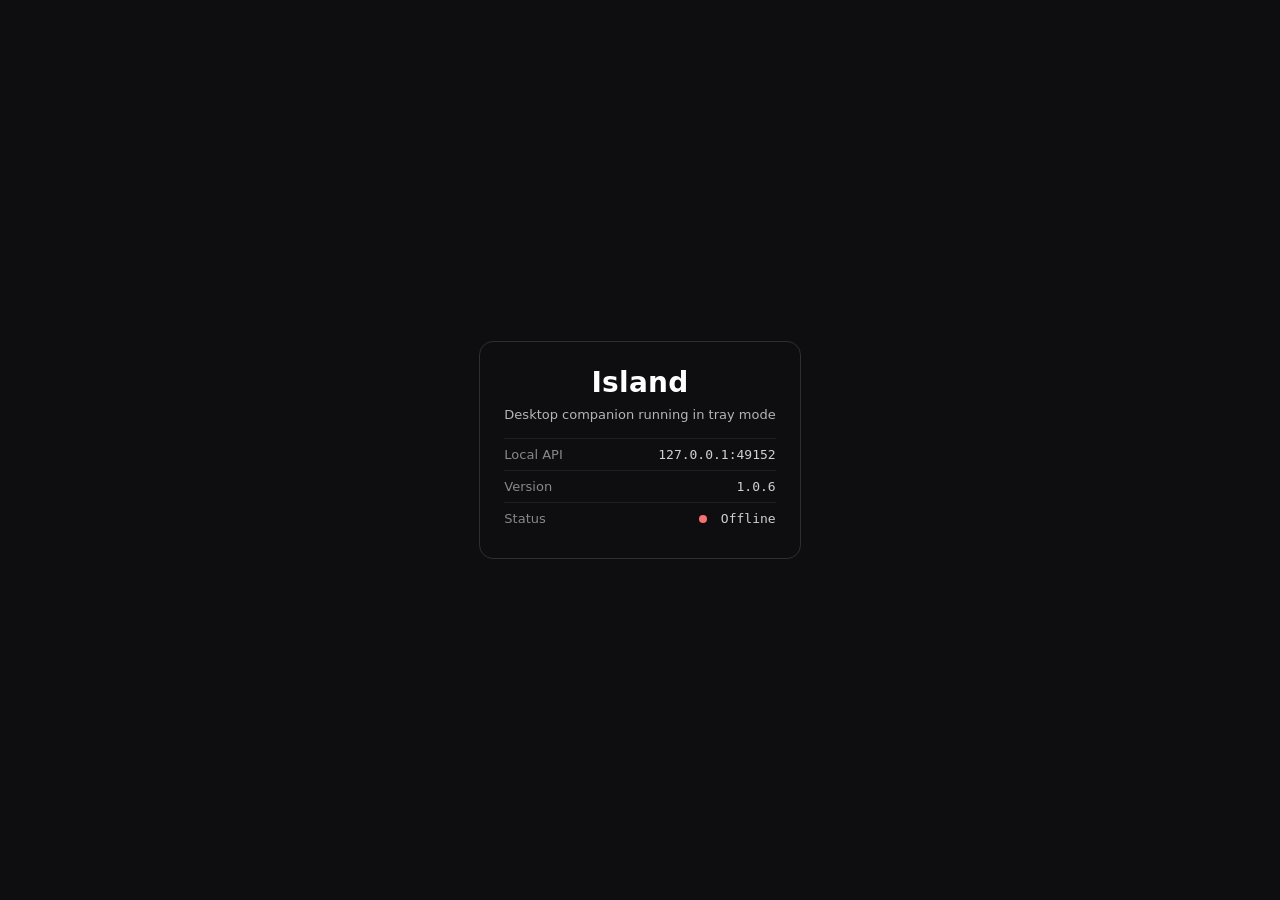
<file: app/src/index.html>
<!doctype html>
<html lang="en">
  <head>
    <meta charset="UTF-8" />
    <meta name="viewport" content="width=device-width, initial-scale=1.0" />
    <title>Island Desktop</title>
    <style>
      :root {
        color-scheme: dark;
      }
      * {
        box-sizing: border-box;
      }
      body {
        margin: 0;
        min-height: 100vh;
        display: grid;
        place-items: center;
        font-family: "IBM Plex Sans", "Segoe UI", system-ui, sans-serif;
        background: #0e0e10;
        color: #ffffff;
      }
      .card {
        border: 1px solid #2f2f33;
        border-radius: 14px;
        padding: 24px;
        max-width: 480px;
        text-align: center;
      }
      .logo {
        font-size: 28px;
        font-weight: 700;
        letter-spacing: 0.01em;
        margin-bottom: 8px;
      }
      .subtitle {
        color: #b5b5b5;
        font-size: 13px;
        margin: 0 0 16px;
      }
      .info-row {
        display: flex;
        justify-content: space-between;
        align-items: center;
        padding: 8px 0;
        border-top: 1px solid #1f1f23;
        font-size: 13px;
      }
      .info-label {
        color: #888;
      }
      .info-value {
        font-family: "SF Mono", "Fira Code", monospace;
        color: #d0d0d0;
      }
      .status-dot {
        display: inline-block;
        width: 8px;
        height: 8px;
        border-radius: 50%;
        margin-right: 6px;
      }
      .status-dot.online {
        background: #4ade80;
      }
      .status-dot.offline {
        background: #f87171;
      }
    </style>
  </head>
  <body>
    <div class="card">
      <div class="logo">Island</div>
      <p class="subtitle">Desktop companion running in tray mode</p>

      <div class="info-row">
        <span class="info-label">Local API</span>
        <span class="info-value">127.0.0.1:49152</span>
      </div>
      <div class="info-row">
        <span class="info-label">Version</span>
        <span id="version" class="info-value">1.0.6</span>
      </div>
      <div class="info-row">
        <span class="info-label">Status</span>
        <span id="api-status" class="info-value">
          <span class="status-dot" id="status-dot"></span>
          <span id="status-text">Checking…</span>
        </span>
      </div>
    </div>

    <script>
      async function checkApiStatus() {
        const dot = document.getElementById("status-dot");
        const text = document.getElementById("status-text");
        const versionEl = document.getElementById("version");
        try {
          const res = await fetch("http://127.0.0.1:49152/health");
          if (res.ok) {
            const data = await res.json();
            dot.className = "status-dot online";
            text.textContent = "Online";
            if (data.version) versionEl.textContent = data.version;
          } else {
            dot.className = "status-dot offline";
            text.textContent = "Error";
          }
        } catch {
          dot.className = "status-dot offline";
          text.textContent = "Offline";
        }
      }

      checkApiStatus();
      setInterval(checkApiStatus, 10000);
    </script>
  </body>
</html>
</file>
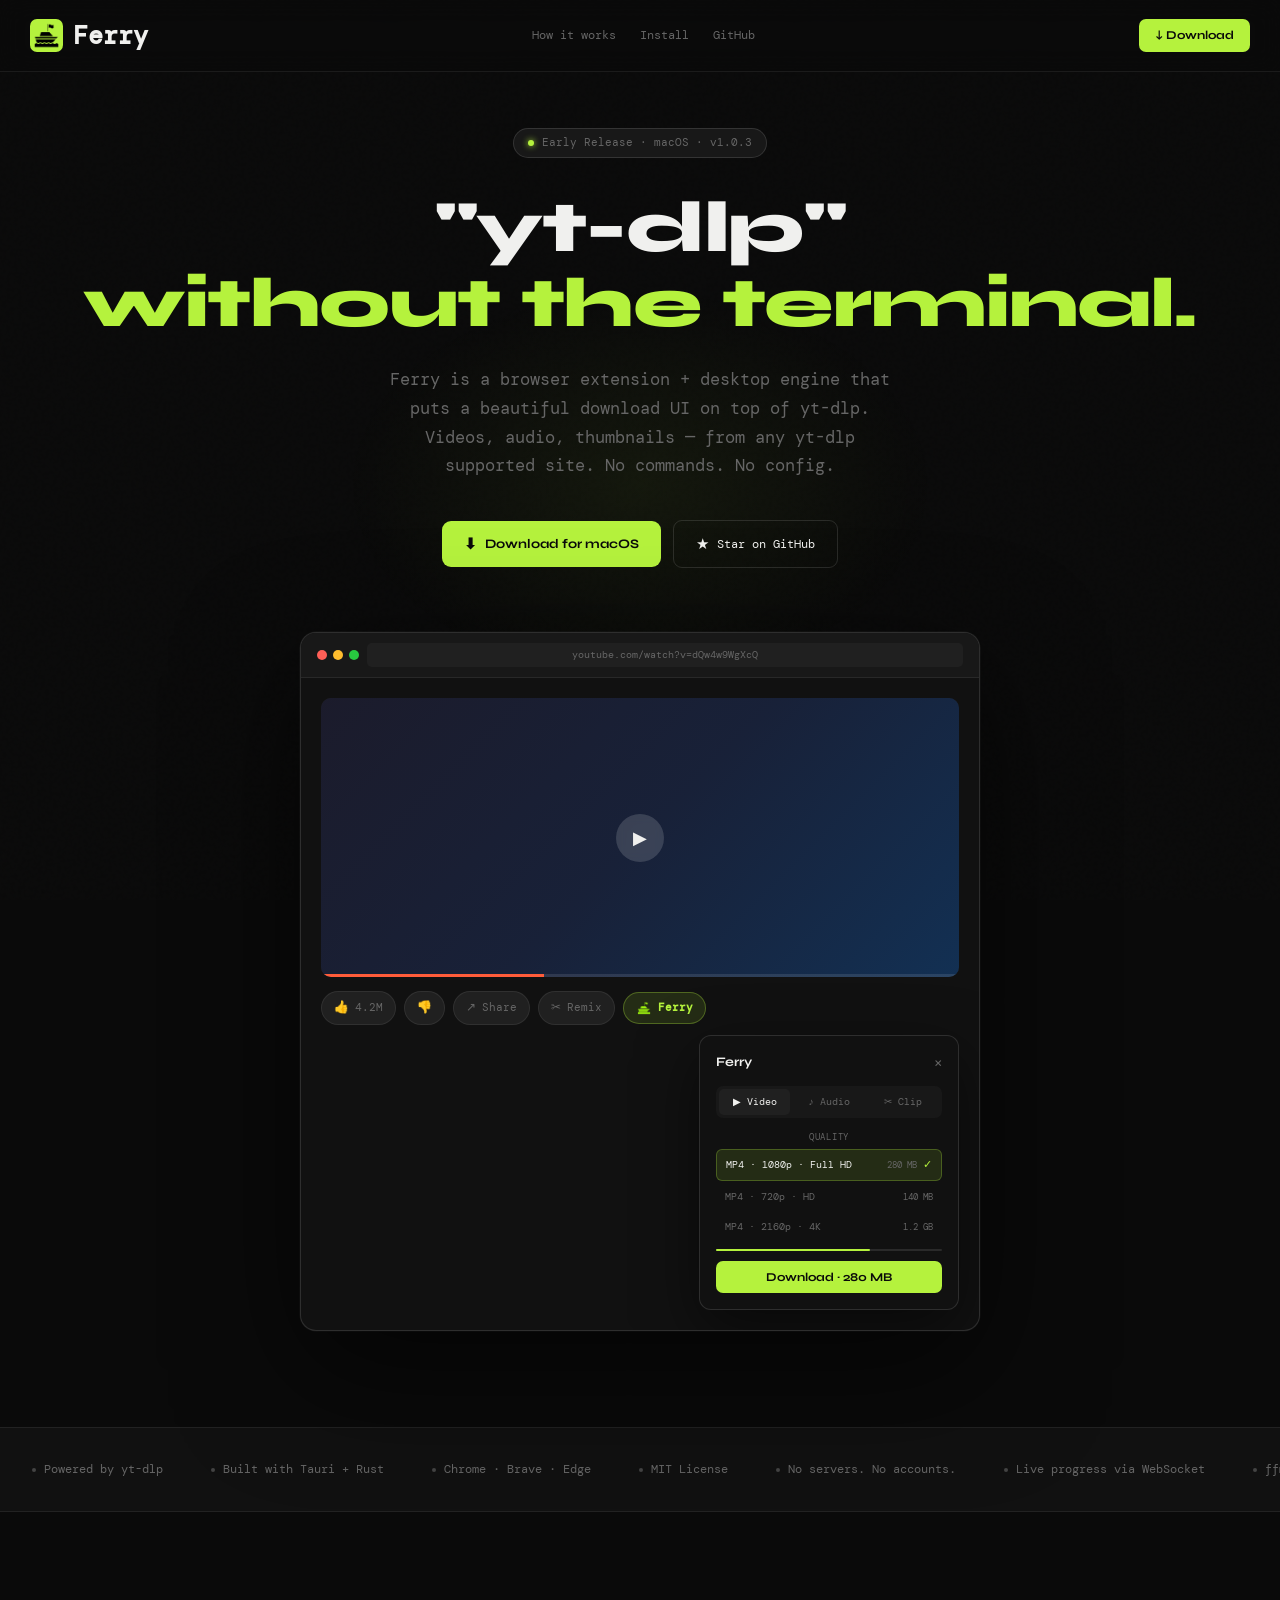
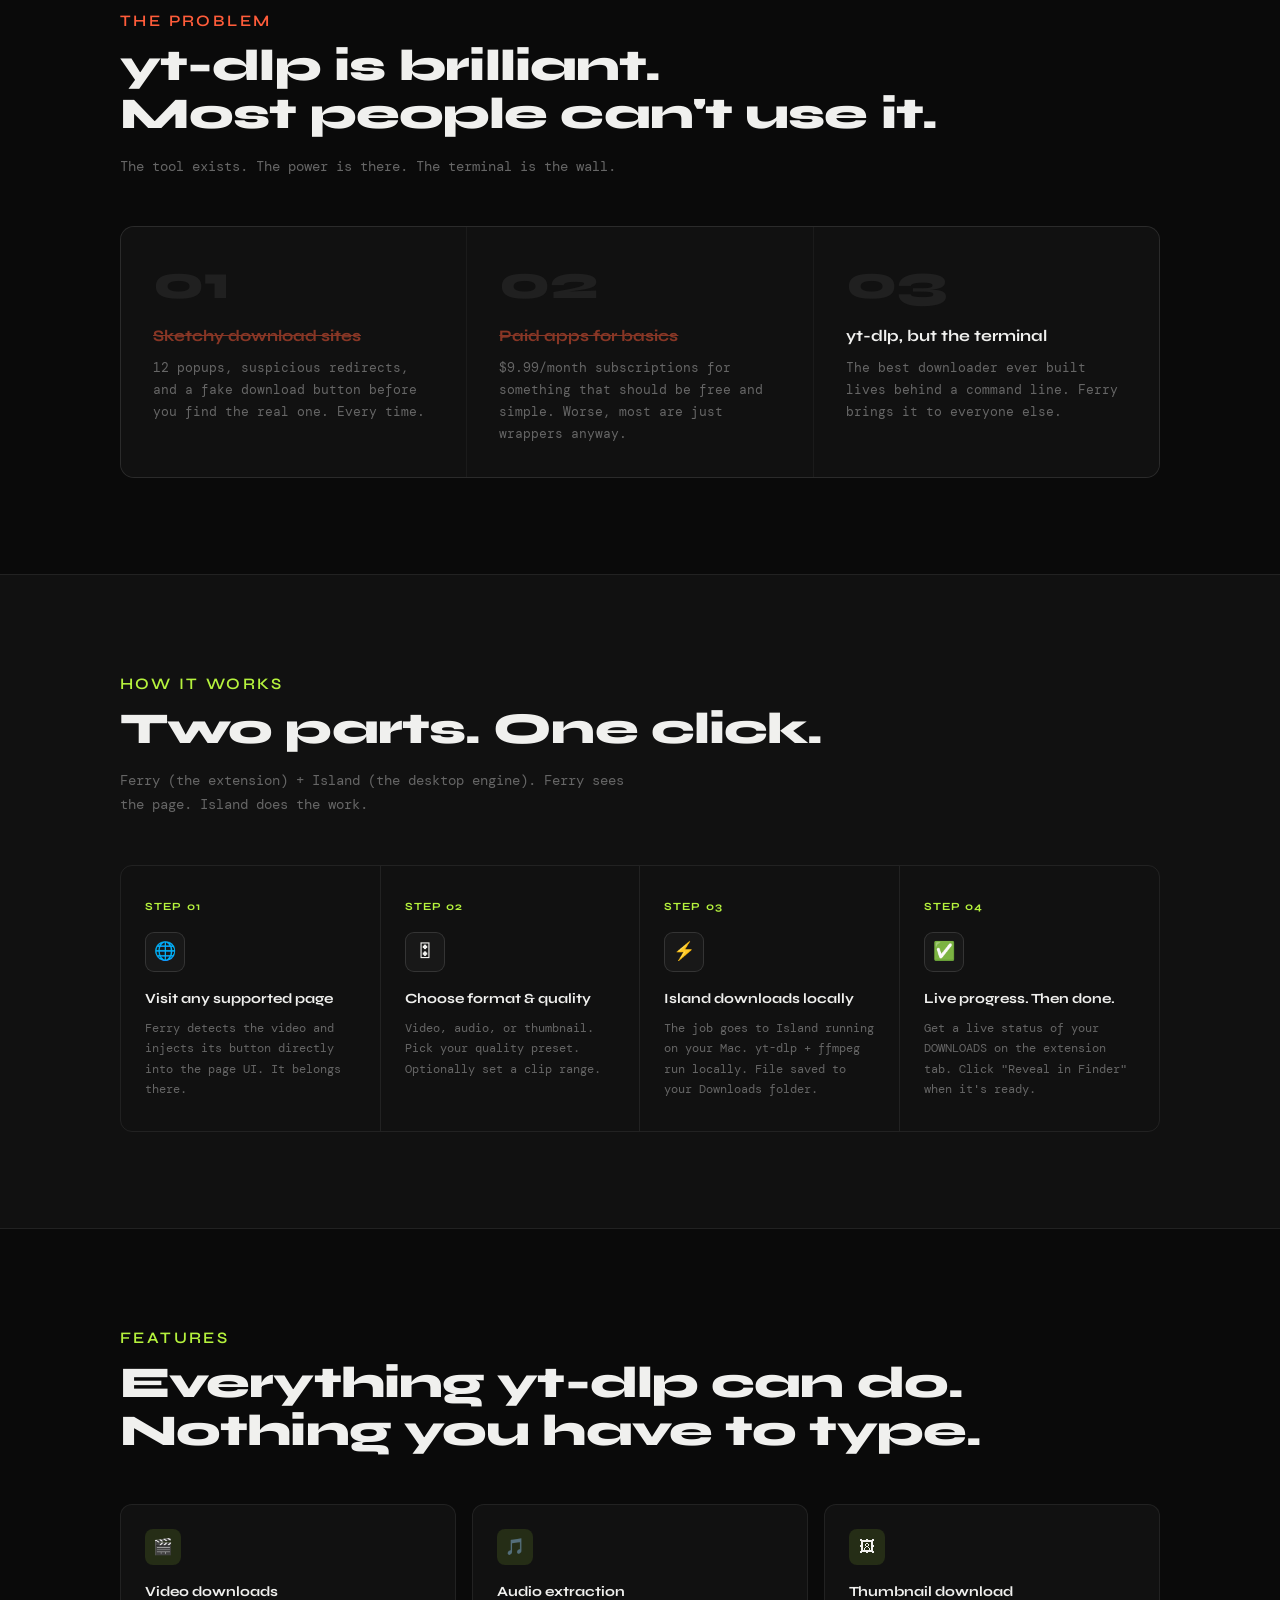
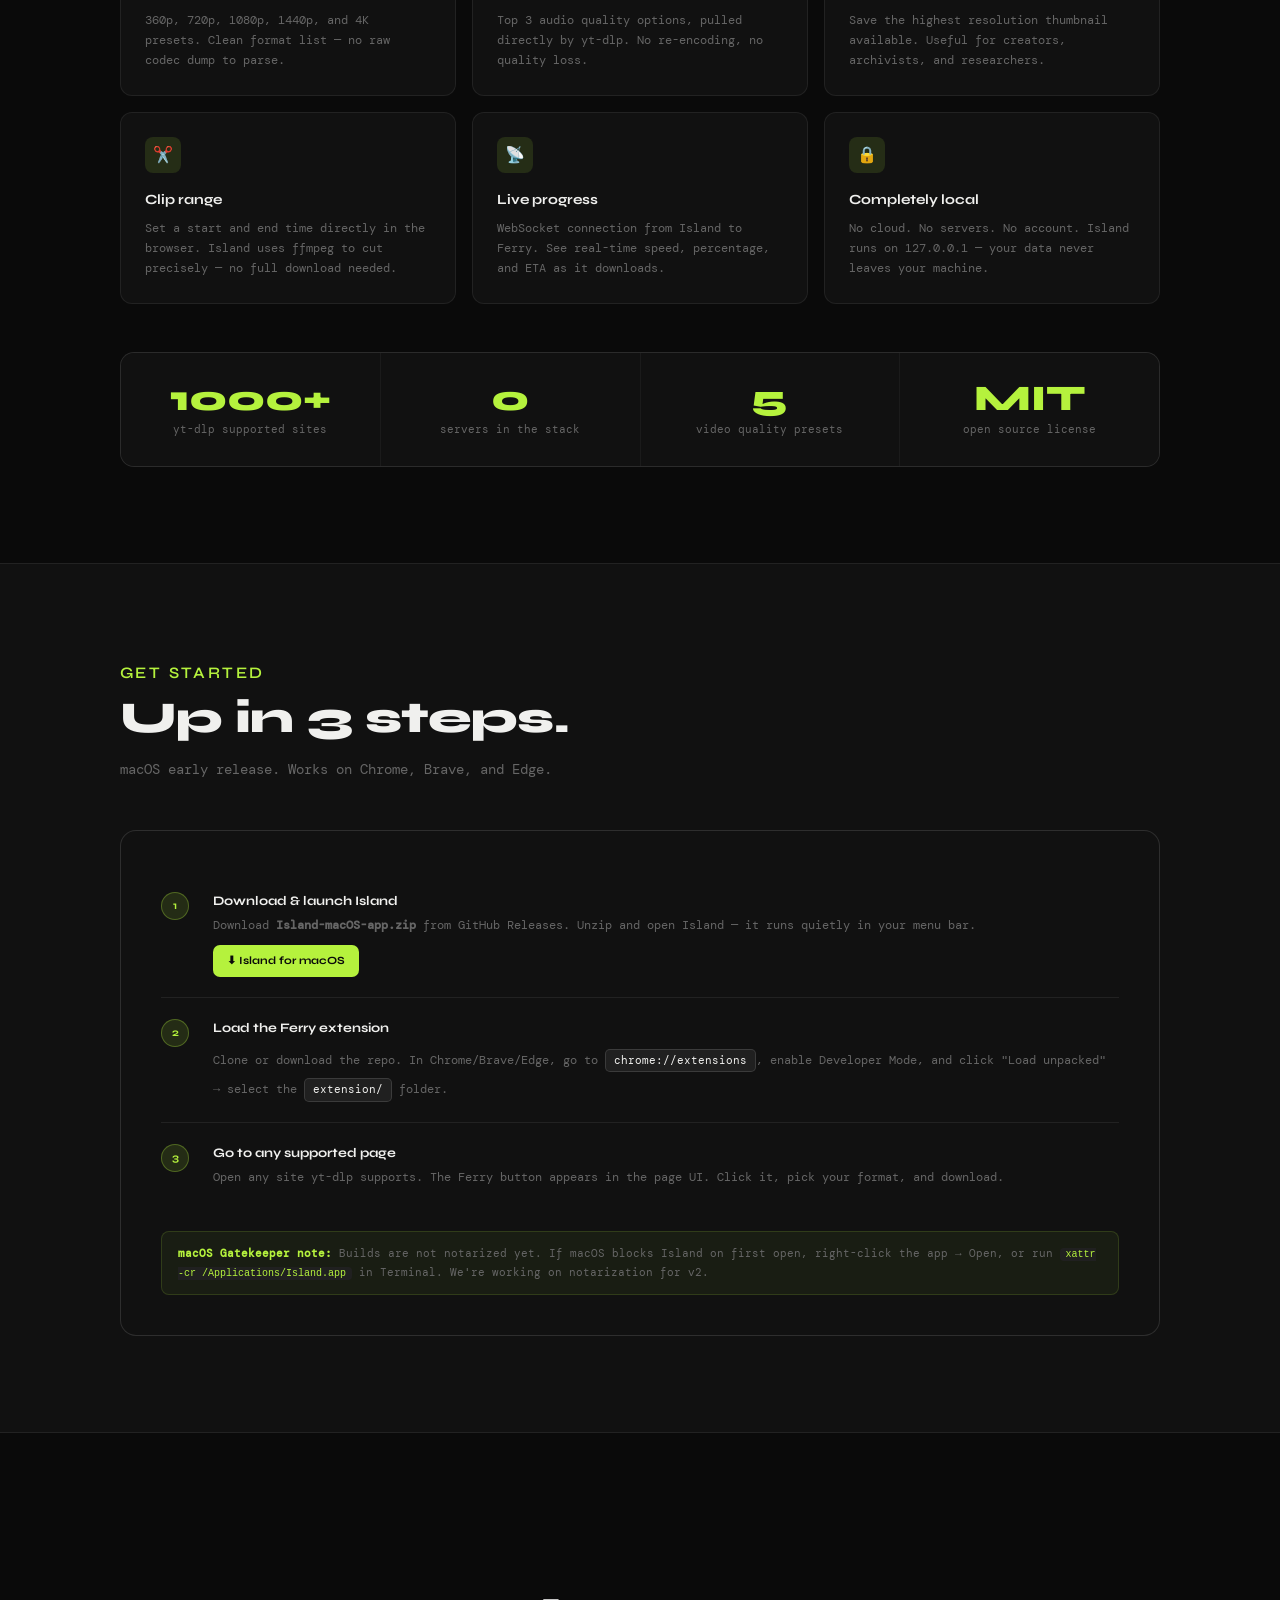
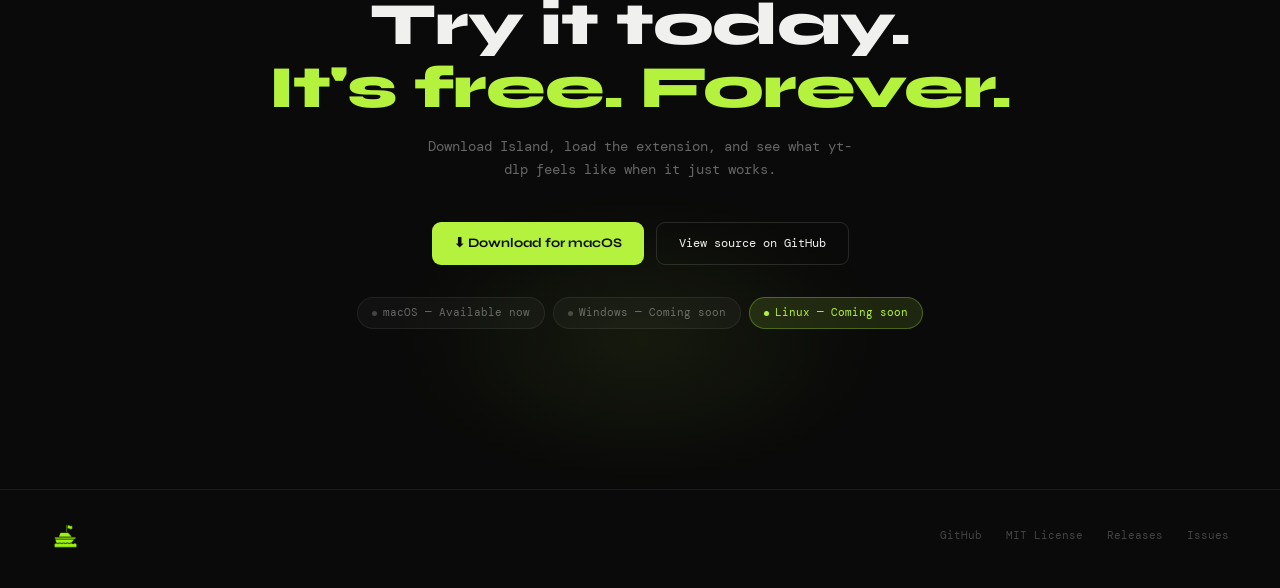
<file: home.html>
<!DOCTYPE html>
<html lang="en">
<head>
<meta charset="UTF-8">
<meta name="viewport" content="width=device-width, initial-scale=1.0">
<title>Ferry — yt-dlp, without the terminal</title>
<link rel="preconnect" href="https://fonts.googleapis.com">
<link href="https://fonts.googleapis.com/css2?family=Syne:wght@400;500;600;700;800&family=DM+Mono:ital,wght@0,400;0,500;1,400&display=swap" rel="stylesheet">
<link rel="stylesheet" href="home.css">
</head>
<body>

<!-- NAV -->
<nav>
  <a class="nav-logo" href="#">
    <!-- <div class="nav-logo-mark">F</div> -->
    <div class="nav-logo-mark"><img src="../extension/icons/extentionIcon.png" alt="icon not available"></div>
    Ferry
  </a>
  <div class="nav-links">
    <a href="#how">How it works</a>
    <a href="#install">Install</a>
    <a href="https://github.com/ignvaibhav/Ferry" target="_blank">GitHub</a>
  </div>
  <a class="nav-cta" href="https://github.com/ignvaibhav/Ferry/releases/tag/v1.0.3" target="_blank">↓ Download</a>
</nav>

<!-- HERO -->
<section class="hero">
  <div class="hero-glow"></div>
  <div class="hero-badge">
    <div class="hero-badge-dot"></div>
    Early Release · macOS · v1.0.3
  </div>
  <h1 class="hero-title">
    "yt-dlp"<br><span>without the terminal.</span>
  </h1>
  <p class="hero-sub">
    Ferry is a browser extension + desktop engine that puts a beautiful download UI on top of yt-dlp. Videos, audio, thumbnails — from any yt-dlp supported site. No commands. No config.
  </p>
  <div class="hero-actions">
    <a class="btn-primary" href="https://github.com/ignvaibhav/Ferry/releases/tag/v1.0.3" target="_blank">
      <span class="btn-icon">⬇</span> Download for macOS
    </a>
    <a class="btn-secondary" href="https://github.com/ignvaibhav/Ferry" target="_blank">
      <span class="btn-icon">★</span> Star on GitHub
    </a>
  </div>

  <!-- MOCKUP -->
  <div class="hero-mockup">
    <div class="mockup-bar">
      <div class="mockup-dots">
        <div class="dot dot-r"></div>
        <div class="dot dot-y"></div>
        <div class="dot dot-g"></div>
      </div>
      <div class="mockup-url">youtube.com/watch?v=dQw4w9WgXcQ</div>
    </div>
    <div class="mockup-body">
      <div class="fake-video">
        <div class="video-player">
          <div class="video-thumb-gradient"></div>
          <div class="video-play-icon">▶</div>
          <div class="video-progress"><div class="video-progress-fill"></div></div>
        </div>
        <div class="action-bar">
          <div class="yt-btn"><span class="yt-btn-icon">👍</span> 4.2M</div>
          <div class="yt-btn"><span class="yt-btn-icon">👎</span></div>
          <div class="yt-btn"><span class="yt-btn-icon">↗</span> Share</div>
          <div class="yt-btn"><span class="yt-btn-icon">✂</span> Remix</div>
          <div class="ferry-btn">
            <div class="ferry-logo-sm"><img src="../extension/icons/extentionIcon.png" alt=""></div>
            Ferry
          </div>
        </div>
        <div class="popup-wrapper">
          <div style="display:flex;justify-content:flex-end;">
            <div class="popup">
              <div class="popup-head">
                <div class="popup-title">Ferry</div>
                <div class="popup-close">×</div>
              </div>
              <div class="popup-tabs">
                <div class="ptab on">▶ Video</div>
                <div class="ptab">♪ Audio</div>
                <div class="ptab">✂ Clip</div>
              </div>
              <div class="q-label">Quality</div>
              <div class="q-item sel">
                <span>MP4 · 1080p · Full HD</span>
                <div style="display:flex;align-items:center;gap:6px">
                  <span class="q-sz">280 MB</span>
                  <span class="q-check">✓</span>
                </div>
              </div>
              <div class="q-item"><span>MP4 · 720p · HD</span><span class="q-sz">140 MB</span></div>
              <div class="q-item"><span>MP4 · 2160p · 4K</span><span class="q-sz">1.2 GB</span></div>
              <div class="prog-track"><div class="prog-fill" id="pf"></div></div>
              <button class="dl-button">Download · 280 MB</button>
            </div>
          </div>
        </div>
      </div>
    </div>
  </div>
</section>

<!-- TECH STRIP -->
<div class="tech-strip">
  <div class="tech-inner">
    <div class="tech-item"><div class="tech-dot"></div>Powered by yt-dlp</div>
    <div class="tech-item"><div class="tech-dot"></div>Built with Tauri + Rust</div>
    <div class="tech-item"><div class="tech-dot"></div>Chrome · Brave · Edge</div>
    <div class="tech-item"><div class="tech-dot"></div>MIT License</div>
    <div class="tech-item"><div class="tech-dot"></div>No servers. No accounts.</div>
    <div class="tech-item"><div class="tech-dot"></div>Live progress via WebSocket</div>
    <div class="tech-item"><div class="tech-dot"></div>ffmpeg bundled</div>
    <div class="tech-item"><div class="tech-dot"></div>Local-first · Private by design</div>
    <!-- duplicate for seamless scroll -->
    <div class="tech-item"><div class="tech-dot"></div>Powered by yt-dlp</div>
    <div class="tech-item"><div class="tech-dot"></div>Built with Tauri + Rust</div>
    <div class="tech-item"><div class="tech-dot"></div>Chrome · Brave · Edge</div>
    <div class="tech-item"><div class="tech-dot"></div>MIT License</div>
    <div class="tech-item"><div class="tech-dot"></div>No servers. No accounts.</div>
    <div class="tech-item"><div class="tech-dot"></div>Live progress via WebSocket</div>
    <div class="tech-item"><div class="tech-dot"></div>ffmpeg bundled</div>
    <div class="tech-item"><div class="tech-dot"></div>Local-first · Private by design</div>
  </div>
</div>

<!-- PROBLEM -->
<section>
  <div class="container">
    <div class="section-label" id="problem-label">The Problem</div>
    <h2 class="section-title">yt-dlp is brilliant.<br>Most people can't use it.</h2>
    <p class="section-sub">The tool exists. The power is there. The terminal is the wall.</p>
    <div class="problem-grid">
      <div class="problem-card">
        <div class="problem-num">01</div>
        <div class="problem-title"><span class="problem-strike">Sketchy download sites</span></div>
        <p class="problem-text">12 popups, suspicious redirects, and a fake download button before you find the real one. Every time.</p>
      </div>
      <div class="problem-card">
        <div class="problem-num">02</div>
        <div class="problem-title"><span class="problem-strike">Paid apps for basics</span></div>
        <p class="problem-text">$9.99/month subscriptions for something that should be free and simple. Worse, most are just wrappers anyway.</p>
      </div>
      <div class="problem-card">
        <div class="problem-num">03</div>
        <div class="problem-title">yt-dlp, but the terminal</div>
        <p class="problem-text">The best downloader ever built lives behind a command line. Ferry brings it to everyone else.</p>
      </div>
    </div>
  </div>
</section>

<!-- HOW IT WORKS -->
<section id="how" style="background:var(--s1);border-top:0.5px solid var(--border);border-bottom:0.5px solid var(--border)">
  <div class="container">
    <div class="section-label">How It Works</div>
    <h2 class="section-title">Two parts. One click.</h2>
    <p class="section-sub">Ferry (the extension) + Island (the desktop engine). Ferry sees the page. Island does the work.</p>
    <div class="flow" style="margin-top:3rem;border:0.5px solid var(--border);border-radius:12px;overflow:hidden">
      <div class="flow-step">
        <div class="step-num">STEP 01</div>
        <div class="step-icon">🌐</div>
        <div class="step-title">Visit any supported page</div>
        <p class="step-text">Ferry detects the video and injects its button directly into the page UI. It belongs there.</p>
      </div>
      <div class="flow-step">
        <div class="step-num">STEP 02</div>
        <div class="step-icon">🎛</div>
        <div class="step-title">Choose format & quality</div>
        <p class="step-text">Video, audio, or thumbnail. Pick your quality preset. Optionally set a clip range.</p>
      </div>
      <div class="flow-step">
        <div class="step-num">STEP 03</div>
        <div class="step-icon">⚡</div>
        <div class="step-title">Island downloads locally</div>
        <p class="step-text">The job goes to Island running on your Mac. yt-dlp + ffmpeg run locally. File saved to your Downloads folder.</p>
      </div>
      <div class="flow-step">
        <div class="step-num">STEP 04</div>
        <div class="step-icon">✅</div>
        <div class="step-title">Live progress. Then done.</div>
        <p class="step-text">Get a live status of your DOWNLOADS on the extension tab. Click "Reveal in Finder" when it's ready.</p>
      </div>
    </div>
  </div>
</section>

<!-- FEATURES -->
<section>
  <div class="container">
    <div class="section-label">Features</div>
    <h2 class="section-title">Everything yt-dlp can do.<br>Nothing you have to type.</h2>
    <div class="features-grid">
      <div class="feature-card">
        <div class="feat-icon">🎬</div>
        <div class="feat-title">Video downloads</div>
        <p class="feat-text">360p, 720p, 1080p, 1440p, and 4K presets. Clean format list — no raw codec dump to parse.</p>
      </div>
      <div class="feature-card">
        <div class="feat-icon">🎵</div>
        <div class="feat-title">Audio extraction</div>
        <p class="feat-text">Top 3 audio quality options, pulled directly by yt-dlp. No re-encoding, no quality loss.</p>
      </div>
      <div class="feature-card">
        <div class="feat-icon">🖼</div>
        <div class="feat-title">Thumbnail download</div>
        <p class="feat-text">Save the highest resolution thumbnail available. Useful for creators, archivists, and researchers.</p>
      </div>
      <div class="feature-card">
        <div class="feat-icon">✂️</div>
        <div class="feat-title">Clip range</div>
        <p class="feat-text">Set a start and end time directly in the browser. Island uses ffmpeg to cut precisely — no full download needed.</p>
      </div>
      <div class="feature-card">
        <div class="feat-icon">📡</div>
        <div class="feat-title">Live progress</div>
        <p class="feat-text">WebSocket connection from Island to Ferry. See real-time speed, percentage, and ETA as it downloads.</p>
      </div>
      <div class="feature-card">
        <div class="feat-icon">🔒</div>
        <div class="feat-title">Completely local</div>
        <p class="feat-text">No cloud. No servers. No account. Island runs on 127.0.0.1 — your data never leaves your machine.</p>
      </div>
    </div>

    <!-- STATS -->
    <div class="stats-row">
      <div class="stat-cell">
        <div class="stat-num">1000+</div>
        <div class="stat-label">yt-dlp supported sites</div>
      </div>
      <div class="stat-cell">
        <div class="stat-num">0</div>
        <div class="stat-label">servers in the stack</div>
      </div>
      <div class="stat-cell">
        <div class="stat-num">5</div>
        <div class="stat-label">video quality presets</div>
      </div>
      <div class="stat-cell">
        <div class="stat-num">MIT</div>
        <div class="stat-label">open source license</div>
      </div>
    </div>
  </div>
</section>

<!-- INSTALL -->
<section id="install" style="background:var(--s1);border-top:0.5px solid var(--border);border-bottom:0.5px solid var(--border)">
  <div class="container">
    <div class="section-label">Get Started</div>
    <h2 class="section-title">Up in 3 steps.</h2>
    <p class="section-sub">macOS early release. Works on Chrome, Brave, and Edge.</p>

    <div class="install-box">
      <div class="install-steps">
        <div class="install-step">
          <div class="step-circle">1</div>
          <div>
            <div class="install-title">Download & launch Island</div>
            <div class="install-sub">Download <strong>Island-macOS-app.zip</strong> from GitHub Releases. Unzip and open Island — it runs quietly in your menu bar.</div>
            <a href="https://github.com/ignvaibhav/Ferry/releases/tag/v1.0.3" target="_blank" style="display:inline-flex;align-items:center;gap:6px;margin-top:10px;background:var(--accent);color:#0a0a0a;font-family:var(--display);font-size:11px;font-weight:700;padding:7px 14px;border-radius:7px;text-decoration:none">⬇ Island for macOS</a>
          </div>
        </div>
        <div class="install-step">
          <div class="step-circle">2</div>
          <div>
            <div class="install-title">Load the Ferry extension</div>
            <div class="install-sub">
              Clone or download the repo. In Chrome/Brave/Edge, go to <span class="code-chip">chrome://extensions</span>, enable Developer Mode, and click "Load unpacked" → select the <span class="code-chip">extension/</span> folder.
            </div>
          </div>
        </div>
        <div class="install-step">
          <div class="step-circle">3</div>
          <div>
            <div class="install-title">Go to any supported page</div>
            <div class="install-sub">Open any site yt-dlp supports. The Ferry button appears in the page UI. Click it, pick your format, and download.</div>
          </div>
        </div>
      </div>
      <div class="gatekeeper-note">
        <strong style="color:var(--accent)">macOS Gatekeeper note:</strong> Builds are not notarized yet. If macOS blocks Island on first open, right-click the app → Open, or run <code>xattr -cr /Applications/Island.app</code> in Terminal. We're working on notarization for v2.
      </div>
    </div>
  </div>
</section>

<!-- OPEN SOURCE 
<section>
  <div class="container">
    <div class="os-block">
      <div class="os-left">
        <div class="os-title">Fully open source.</div>
        <div class="os-sub">Ferry + Island are MIT licensed. No telemetry. No analytics. No hidden calls home. Read the code, fork it, make it yours.</div>
        <div class="os-badges">
          <span class="badge badge-accent">MIT License</span>
          <span class="badge">Rust + JavaScript</span>
          <span class="badge">Tauri v2</span>
          <span class="badge">yt-dlp</span>
          <span class="badge">ffmpeg bundled</span>
        </div>
      </div>
      <a class="github-btn" href="https://github.com/ignvaibhav/Ferry" target="_blank">
        <svg width="16" height="16" viewBox="0 0 24 24" fill="currentColor"><path d="M12 0c-6.626 0-12 5.373-12 12 0 5.302 3.438 9.8 8.207 11.387.599.111.793-.261.793-.577v-2.234c-3.338.726-4.033-1.416-4.033-1.416-.546-1.387-1.333-1.756-1.333-1.756-1.089-.745.083-.729.083-.729 1.205.084 1.839 1.237 1.839 1.237 1.07 1.834 2.807 1.304 3.492.997.107-.775.418-1.305.762-1.604-2.665-.305-5.467-1.334-5.467-5.931 0-1.311.469-2.381 1.236-3.221-.124-.303-.535-1.524.117-3.176 0 0 1.008-.322 3.301 1.23.957-.266 1.983-.399 3.003-.404 1.02.005 2.047.138 3.006.404 2.291-1.552 3.297-1.23 3.297-1.23.653 1.653.242 2.874.118 3.176.77.84 1.235 1.911 1.235 3.221 0 4.609-2.807 5.624-5.479 5.921.43.372.823 1.102.823 2.222v3.293c0 .319.192.694.801.576 4.765-1.589 8.199-6.086 8.199-11.386 0-6.627-5.373-12-12-12z"/></svg>
        View on GitHub
      </a>
    </div>
  </div>
</section> -->

<!-- FINAL CTA -->
<section class="cta-section">
  <div class="cta-glow"></div>
  <h2 class="cta-title">Try it today.<br><span style="color:var(--accent)">It's free. Forever.</span></h2>
  <p class="cta-sub">Download Island, load the extension, and see what yt-dlp feels like when it just works.</p>
  <div style="display:flex;align-items:center;justify-content:center;gap:12px;flex-wrap:wrap">
    <a class="btn-primary" href="https://github.com/ignvaibhav/Ferry/releases/tag/v1.0.3" target="_blank">
      ⬇ Download for macOS
    </a>
    <a class="btn-secondary" href="https://github.com/ignvaibhav/Ferry" target="_blank">
      View source on GitHub
    </a>
  </div>
  <div class="platform-row">
    <div class="platform-pill platform-active">
      <div class="platform-dot" style="background:var(--accent)"></div>
      macOS — Available now
    </div>
    <div class="platform-pill">
      <div class="platform-dot" style="background:var(--muted2)"></div>
      Windows — Coming soon
    </div>
    <div class="platform-pill">
      <div class="platform-dot" style="background:var(--muted2)"></div>
      Linux — Coming soon
    </div>
  </div>
</section>

<!-- FOOTER -->
<footer>
  <a class="footer-logo" href="#">
    <div class="ferry-logo-sm"><img src="../extension/icons/extentionIcon.png" alt=""></div>
  </a>
  <div class="footer-links">
    <a href="https://github.com/ignvaibhav/Ferry" target="_blank">GitHub</a>
    <a href="https://github.com/ignvaibhav/Ferry/blob/master/LICENSE" target="_blank">MIT License</a>
    <a href="https://github.com/ignvaibhav/Ferry/releases" target="_blank">Releases</a>
    <a href="https://github.com/ignvaibhav/Ferry/issues" target="_blank">Issues</a>
  </div>
  <!-- <div style="font-size:11px;color:var(--muted2)">Built with Tauri · Rust · yt-dlp</div> -->
</footer>

<script src="home.js"></script>
</body>
</html>
</file>
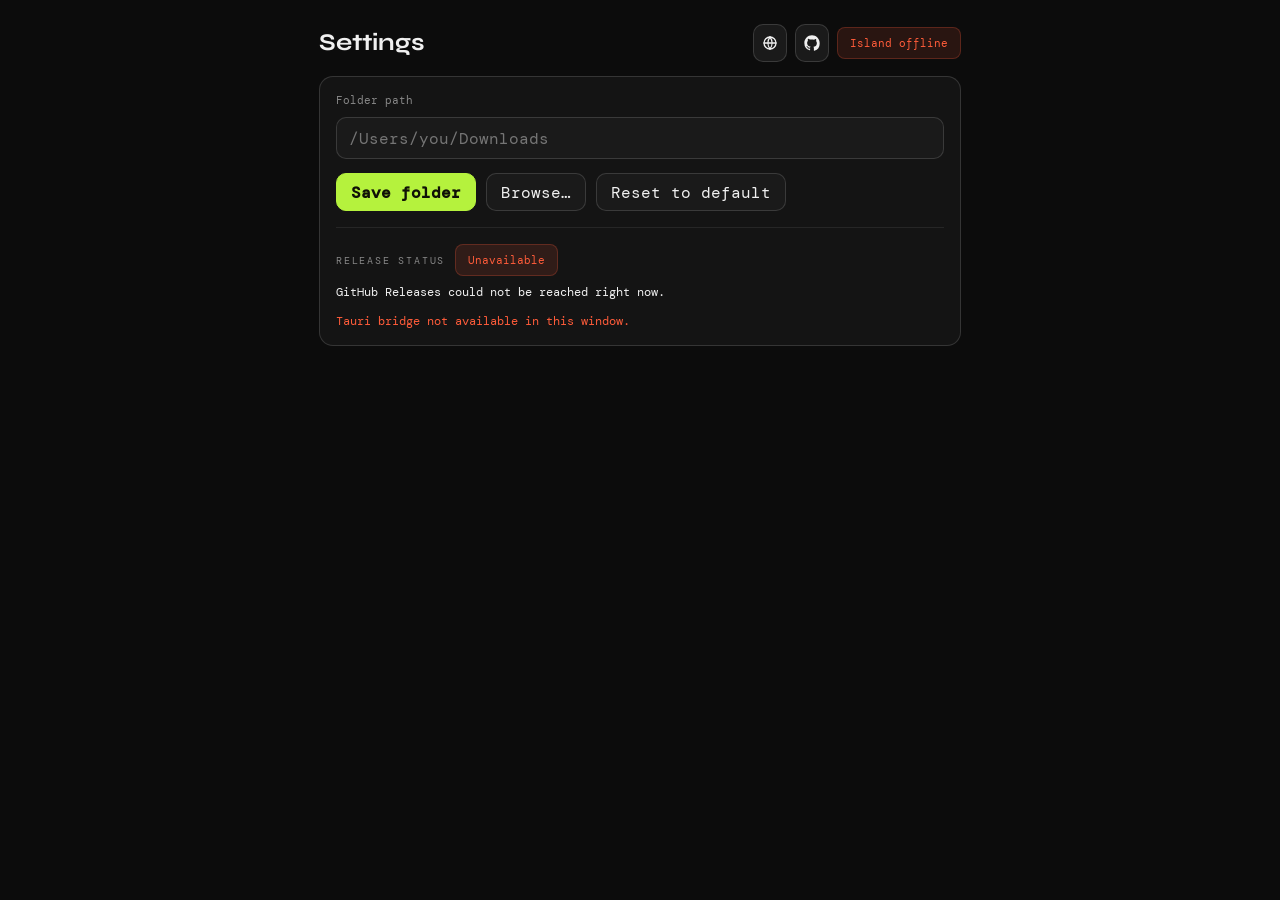
<file: app/src/settings.html>
<!doctype html>
<html lang="en">
  <head>
    <meta charset="UTF-8" />
    <meta name="viewport" content="width=device-width, initial-scale=1.0" />
    <title>Island Settings</title>
    <style>
      @import url("https://fonts.googleapis.com/css2?family=DM+Mono:wght@400;500&family=Syne:wght@500;600;700&display=swap");

      :root {
        color-scheme: dark;
        --bg: #0c0c0c;
        --surface: #141414;
        --surface2: #1a1a1a;
        --surface3: #222222;
        --border: rgba(255, 255, 255, 0.08);
        --border2: rgba(255, 255, 255, 0.14);
        --text: #f0f0f0;
        --muted: #888;
        --muted2: #5a5a5a;
        --accent: #b5f23d;
        --accent-warm: #ff5c3a;
        --accent-cool: #6aa5ff;
        --mono: "DM Mono", monospace;
        --display: "Syne", sans-serif;
        --ease-expo: cubic-bezier(0.16, 1, 0.3, 1);
        --dur-fast: 120ms;
      }

      * {
        box-sizing: border-box;
      }

      html,
      body {
        margin: 0;
        min-height: 100%;
        background: var(--bg);
      }

      body {
        color: var(--text);
        font-family: var(--mono);
      }

      button,
      input {
        font: inherit;
      }

      .settings-shell {
        width: min(100%, 690px);
        margin: 0 auto;
        padding: 24px;
      }

      .settings-header {
        display: flex;
        align-items: center;
        justify-content: space-between;
        gap: 12px;
        margin-bottom: 14px;
      }

      .header-actions {
        display: flex;
        align-items: center;
        gap: 8px;
      }

      h1 {
        margin: 0;
        font-family: var(--display);
        font-size: 24px;
        line-height: 1;
      }

      .pill {
        display: inline-flex;
        align-items: center;
        justify-content: center;
        min-height: 32px;
        padding: 0 12px;
        border-radius: 8px;
        border: 0.5px solid var(--border2);
        background: var(--surface2);
        color: var(--muted);
        white-space: nowrap;
        font-size: 11px;
      }

      .pill-live {
        color: var(--accent);
        background: rgba(181, 242, 61, 0.12);
        border-color: rgba(181, 242, 61, 0.24);
      }

      .pill-error {
        color: var(--accent-warm);
        background: rgba(255, 92, 58, 0.12);
        border-color: rgba(255, 92, 58, 0.24);
      }

      .pill-update {
        color: var(--accent-cool);
        background: rgba(106, 165, 255, 0.14);
        border-color: rgba(106, 165, 255, 0.28);
      }

      .settings-stack {
        display: grid;
        gap: 14px;
      }

      .settings-card {
        background: var(--surface);
        border: 0.5px solid var(--border2);
        border-radius: 14px;
        padding: 16px;
      }

      .field-stack {
        display: grid;
        gap: 10px;
      }

      .field-label {
        margin: 0;
        color: var(--muted);
        font-size: 11px;
      }

      .path-input {
        width: 100%;
        min-height: 42px;
        padding: 0 12px;
        border-radius: 10px;
        border: 0.5px solid var(--border2);
        background: var(--surface2);
        color: var(--text);
        outline: none;
        transition:
          border-color var(--dur-fast) var(--ease-expo),
          background var(--dur-fast) var(--ease-expo);
      }

      .path-input:focus {
        border-color: var(--accent);
        background: var(--surface3);
      }

      .action-row {
        display: flex;
        flex-wrap: wrap;
        gap: 10px;
      }

      .action-btn {
        min-height: 38px;
        padding: 0 14px;
        border-radius: 10px;
        border: 0.5px solid var(--border2);
        background: var(--surface2);
        color: var(--text);
        cursor: pointer;
        transition:
          background var(--dur-fast) var(--ease-expo),
          border-color var(--dur-fast) var(--ease-expo),
          color var(--dur-fast) var(--ease-expo),
          transform var(--dur-fast) var(--ease-expo);
      }

      .action-btn:hover:not(:disabled) {
        background: var(--surface3);
        border-color: var(--accent);
      }

      .action-btn:focus-visible {
        outline: 2px solid rgba(181, 242, 61, 0.28);
        outline-offset: 2px;
      }

      .action-btn:disabled {
        opacity: 0.55;
        cursor: not-allowed;
      }

      .action-btn-primary {
        background: var(--accent);
        color: #101106;
        border-color: var(--accent);
        font-weight: 600;
      }

      .action-btn-primary:hover:not(:disabled) {
        background: #c0f75a;
        border-color: #c0f75a;
      }

      .icon-link-btn {
        width: 34px;
        height: 34px;
        padding: 0;
        display: inline-flex;
        align-items: center;
        justify-content: center;
      }

      .icon-link-btn svg {
        width: 16px;
        height: 16px;
      }

      .meta-strip {
        display: flex;
        align-items: center;
        justify-content: space-between;
        gap: 12px;
        margin-top: 14px;
        padding-top: 14px;
        border-top: 0.5px solid var(--border);
      }

      .meta-copy {
        display: grid;
        gap: 4px;
        min-width: 0;
      }

      .meta-label {
        color: var(--muted);
        font-size: 10px;
        letter-spacing: 0.12em;
        text-transform: uppercase;
      }

      .meta-value {
        color: var(--text);
        font-size: 12px;
      }

      .meta-value .muted-inline {
        color: var(--muted);
      }

      .release-panel {
        margin-top: 16px;
        padding-top: 16px;
        border-top: 0.5px solid var(--border);
      }

      .release-header {
        display: flex;
        align-items: center;
        justify-content: space-between;
        gap: 14px;
      }

      .release-copy {
        display: grid;
        gap: 8px;
        min-width: 0;
      }

      .release-heading-row {
        display: flex;
        align-items: center;
        gap: 10px;
        flex-wrap: wrap;
      }

      .release-heading {
        font-size: 10px;
        letter-spacing: 0.18em;
        text-transform: uppercase;
        color: var(--muted);
      }

      .release-text {
        margin: 0;
        font-size: 12px;
        line-height: 1.45;
        color: var(--text);
        max-width: 48ch;
      }

      .release-note {
        color: var(--muted);
        font-size: 12px;
        line-height: 1.5;
      }

      .release-note strong {
        color: var(--text);
        font-weight: 500;
      }

      .release-side {
        display: flex;
        flex-direction: column;
        align-items: flex-end;
        gap: 10px;
        flex: none;
      }

      .download-update-btn {
        min-height: 38px;
        background: var(--accent);
        border-color: var(--accent);
        color: #101106;
        font-weight: 600;
      }

      .download-update-btn:hover:not(:disabled) {
        background: #c0f75a;
        border-color: #c0f75a;
      }

      @media (max-width: 640px) {
        .release-header {
          flex-direction: column;
          align-items: stretch;
        }

        .release-side {
          align-self: flex-start;
          align-items: flex-start;
        }
      }

      .feedback-banner {
        margin-top: 12px;
        min-height: 0;
        color: var(--muted);
        font-size: 12px;
      }

      .feedback-banner[data-tone="success"] {
        color: var(--accent);
      }

      .feedback-banner[data-tone="error"] {
        color: var(--accent-warm);
      }

      [hidden] {
        display: none !important;
      }
    </style>
  </head>
  <body>
    <main class="settings-shell">
      <header class="settings-header">
        <h1>Settings</h1>
        <div class="header-actions">
          <button id="open-project-site" class="action-btn icon-link-btn" type="button" aria-label="Open Ferry website" title="Open Ferry website">
            <svg viewBox="0 0 24 24" fill="none" stroke="currentColor" stroke-width="1.9" stroke-linecap="round" stroke-linejoin="round" aria-hidden="true">
              <circle cx="12" cy="12" r="9"></circle>
              <path d="M3 12h18"></path>
              <path d="M12 3a15 15 0 0 1 0 18"></path>
              <path d="M12 3a15 15 0 0 0 0 18"></path>
            </svg>
          </button>
          <button id="open-project-github" class="action-btn icon-link-btn" type="button" aria-label="Open Ferry GitHub" title="Open Ferry GitHub">
            <svg viewBox="0 0 24 24" fill="currentColor" aria-hidden="true">
              <path d="M12 .5C5.65.5.5 5.65.5 12A11.5 11.5 0 0 0 8.36 22.9c.58.1.79-.25.79-.56v-2.02c-3.18.69-3.85-1.35-3.85-1.35-.52-1.3-1.27-1.64-1.27-1.64-1.04-.71.08-.7.08-.7 1.15.08 1.75 1.18 1.75 1.18 1.02 1.76 2.68 1.25 3.34.95.1-.74.4-1.24.73-1.53-2.54-.29-5.21-1.27-5.21-5.65 0-1.25.44-2.27 1.17-3.07-.12-.29-.51-1.45.11-3.03 0 0 .96-.31 3.14 1.17A10.8 10.8 0 0 1 12 6.85c.97 0 1.95.13 2.86.39 2.18-1.48 3.14-1.17 3.14-1.17.62 1.58.23 2.74.11 3.03.73.8 1.17 1.82 1.17 3.07 0 4.39-2.67 5.35-5.22 5.64.41.36.78 1.06.78 2.14v3.18c0 .31.21.66.8.55A11.5 11.5 0 0 0 23.5 12C23.5 5.65 18.35.5 12 .5Z"></path>
            </svg>
          </button>
          <div id="status-pill" class="pill pill-error">Checking…</div>
        </div>
      </header>

      <section class="settings-stack">
        <article class="settings-card">
          <div class="field-stack">
            <label class="field-label" for="download-path">Folder path</label>
            <input id="download-path" class="path-input" type="text" placeholder="/Users/you/Downloads" />
          </div>

          <div class="action-row" style="margin-top: 14px;">
            <button id="save-btn" class="action-btn action-btn-primary" type="button">Save folder</button>
            <button id="browse-btn" class="action-btn" type="button">Browse…</button>
            <button id="reset-btn" class="action-btn" type="button">Reset to default</button>
          </div>

          <div class="release-panel">
            <div class="release-header">
              <div class="release-copy">
                <div class="release-heading-row">
                  <span class="release-heading">Release status</span>
                  <div id="release-pill" class="pill">Checking…</div>
                </div>
                <p id="release-status" class="release-text">Checking GitHub Releases…</p>
              </div>
              <div class="release-side">
                <button id="download-update-btn" class="action-btn download-update-btn" type="button" hidden>Download latest build</button>
              </div>
            </div>
          </div>

          <div id="message" class="feedback-banner" aria-live="polite"></div>
        </article>
      </section>
    </main>

    <script>
      const invoke =
        window.__TAURI__?.core?.invoke ||
        window.__TAURI_INTERNALS__?.invoke ||
        null;

      const pathInput = document.getElementById("download-path");
      const browseBtn = document.getElementById("browse-btn");
      const saveBtn = document.getElementById("save-btn");
      const resetBtn = document.getElementById("reset-btn");
      const openProjectSiteBtn = document.getElementById("open-project-site");
      const openProjectGitHubBtn = document.getElementById("open-project-github");
      const message = document.getElementById("message");
      const statusPill = document.getElementById("status-pill");
      const releaseStatus = document.getElementById("release-status");
      const releasePill = document.getElementById("release-pill");
      const downloadUpdateBtn = document.getElementById("download-update-btn");

      const PROJECT_WEBSITE_URL = "https://ferryisland.vercel.app/";
      const PROJECT_GITHUB_URL = "https://github.com/ignvaibhav/Ferry";
      const LATEST_RELEASE_API = "https://api.github.com/repos/ignvaibhav/Ferry/releases/latest";
      let currentDesktopVersion = "";
      let latestReleaseUrl = PROJECT_GITHUB_URL + "/releases/latest";
      let latestReleaseVersion = "";
      let latestReleaseAsset = null;

      function setFeedback(text, tone) {
        message.textContent = text || "";
        if (!tone) {
          message.removeAttribute("data-tone");
          return;
        }
        message.setAttribute("data-tone", tone);
      }

      function setBusy(button, busy) {
        if (!button) return;
        button.disabled = Boolean(busy);
      }

      function setReleaseState(text, pillText, pillTone) {
        if (releaseStatus) releaseStatus.textContent = text;
        if (!releasePill) return;
        releasePill.className = "pill" + (pillTone ? " " + pillTone : "");
        releasePill.textContent = pillText;
      }

      function getPreferredAssetName() {
        const userAgent = navigator.userAgent || "";
        if (/Macintosh|Mac OS X/i.test(userAgent)) return "Island-macOS-app.zip";
        if (/Windows/i.test(userAgent)) return "Island-windows-setup.exe";
        return "Island-linux.AppImage";
      }

      function setUpdateButton(asset, version, visible) {
        latestReleaseAsset = asset || null;
        latestReleaseVersion = version || "";
        if (!downloadUpdateBtn) return;

        if (!visible || !asset) {
          downloadUpdateBtn.hidden = true;
          downloadUpdateBtn.textContent = "Download latest build";
          downloadUpdateBtn.disabled = false;
          return;
        }

        downloadUpdateBtn.hidden = false;
        downloadUpdateBtn.textContent = "Download v" + version;
        downloadUpdateBtn.disabled = false;
      }

      function normalizeVersion(version) {
        return String(version || "").trim().replace(/^v/i, "");
      }

      function compareVersions(left, right) {
        const leftParts = normalizeVersion(left).split(".").map((part) => parseInt(part, 10) || 0);
        const rightParts = normalizeVersion(right).split(".").map((part) => parseInt(part, 10) || 0);
        const size = Math.max(leftParts.length, rightParts.length);

        for (let index = 0; index < size; index += 1) {
          const leftValue = leftParts[index] || 0;
          const rightValue = rightParts[index] || 0;
          if (leftValue > rightValue) return 1;
          if (leftValue < rightValue) return -1;
        }

        return 0;
      }

      function setStatus(online, text) {
        statusPill.className = "pill " + (online ? "pill-live" : "pill-error");
        statusPill.textContent = online ? "Island online" : "Island offline";
      }

      async function checkApiStatus() {
        try {
          const res = await fetch("http://127.0.0.1:49152/health");
          if (!res.ok) throw new Error("API error");

          const data = await res.json();
          setStatus(true, "Connected on port " + (data.port || 49152));
          currentDesktopVersion = normalizeVersion(data.version || "");
        } catch {
          setStatus(false, "Not reachable");
        }
      }

      async function loadLatestReleaseInfo() {
        setReleaseState("Checking GitHub Releases…", "Checking…", "");
        setUpdateButton(null, "", false);

        try {
          const response = await fetch(LATEST_RELEASE_API, {
            headers: {
              Accept: "application/vnd.github+json",
            },
          });

          if (!response.ok) {
            throw new Error("GitHub release check failed");
          }

          const data = await response.json();
          const latestVersion = normalizeVersion(data.tag_name || "");
          const preferredAssetName = getPreferredAssetName();
          const preferredAsset = Array.isArray(data.assets)
            ? data.assets.find((asset) => asset && asset.name === preferredAssetName)
            : null;
          latestReleaseUrl = typeof data.html_url === "string" ? data.html_url : latestReleaseUrl;

          if (!latestVersion) {
            setReleaseState("Latest release could not be read.", "Unavailable", "pill-error");
            return;
          }

          if (currentDesktopVersion && compareVersions(latestVersion, currentDesktopVersion) > 0) {
            setReleaseState(
              "A newer build is available on GitHub Releases.",
              "Update · v" + latestVersion,
              "pill-update"
            );
            setUpdateButton(preferredAsset, latestVersion, Boolean(preferredAsset));
            return;
          }

          if (currentDesktopVersion) {
            setReleaseState(
              "This Mac is running the latest published build.",
              "Up to date · v" + latestVersion,
              "pill-live"
            );
            setUpdateButton(null, latestVersion, false);
            return;
          }

          setReleaseState("Latest published build found on GitHub Releases.", "Latest · v" + latestVersion, "pill-live");
          setUpdateButton(null, latestVersion, false);
        } catch {
          setReleaseState("GitHub Releases could not be reached right now.", "Unavailable", "pill-error");
          setUpdateButton(null, "", false);
        }
      }

      async function loadSettings() {
        if (!invoke) {
          setFeedback("Tauri bridge not available in this window.", "error");
          return;
        }

        try {
          const data = await invoke("get_download_settings");
          pathInput.value = data.current_download_dir || data.default_download_dir || "";
          setFeedback("");
        } catch (error) {
          setFeedback(String(error || "Failed to load settings"), "error");
        }
      }

      async function openExternalUrl(url) {
        if (!invoke) {
          setFeedback("Tauri bridge not available in this window.", "error");
          return;
        }

        try {
          await invoke("open_external_url", { url });
        } catch (error) {
          setFeedback(String(error || "Could not open link"), "error");
        }
      }

      async function downloadLatestUpdate() {
        if (!invoke) {
          setFeedback("Tauri bridge not available in this window.", "error");
          return;
        }

        if (!latestReleaseAsset || !latestReleaseAsset.browser_download_url || !latestReleaseAsset.name) {
          setFeedback("No downloadable update asset is available for this Mac yet.", "error");
          return;
        }

        setBusy(downloadUpdateBtn, true);
        setFeedback("Downloading the latest Island build…", "success");

        try {
          const result = await invoke("download_release_asset", {
            version: latestReleaseVersion || "latest",
            assetName: latestReleaseAsset.name,
            assetUrl: latestReleaseAsset.browser_download_url,
          });

          const extractedPath = result.extracted_app_path || "";
          if (extractedPath) {
            setFeedback(
              "Latest build downloaded and unpacked. Finder opened the new Island.app so you can replace the current app.",
              "success"
            );
          } else {
            setFeedback("Latest build downloaded. Finder opened the downloaded release asset.", "success");
          }
        } catch (error) {
          setFeedback(String(error || "Failed to download the latest build"), "error");
        } finally {
          setBusy(downloadUpdateBtn, false);
        }
      }

      async function saveFolder() {
        const path = pathInput.value.trim();
        if (!path) {
          setFeedback("Download path cannot be empty.", "error");
          return;
        }

        setBusy(saveBtn, true);
        try {
          if (!invoke) throw new Error("Tauri bridge not available");
          const data = await invoke("set_download_directory", { path });
          pathInput.value = data.current_download_dir;
          setFeedback("Save folder updated.", "success");
        } catch (error) {
          setFeedback(String(error || "Failed to save folder"), "error");
        } finally {
          setBusy(saveBtn, false);
        }
      }

      async function browseFolder() {
        setBusy(browseBtn, true);
        try {
          if (!invoke) throw new Error("Tauri bridge not available");
          const selected = await invoke("browse_download_directory", {
            currentPath: pathInput.value.trim() || null,
          });

          if (selected) {
            pathInput.value = selected;
            setFeedback("Folder selected.", "success");
          }
        } catch (error) {
          setFeedback(String(error || "Failed to browse folder"), "error");
        } finally {
          setBusy(browseBtn, false);
        }
      }

      async function resetFolder() {
        setBusy(resetBtn, true);
        try {
          if (!invoke) throw new Error("Tauri bridge not available");
          const data = await invoke("reset_download_directory");
          pathInput.value = data.current_download_dir || "";
          setFeedback("Save folder reset to default.", "success");
        } catch (error) {
          setFeedback(String(error || "Failed to reset folder"), "error");
        } finally {
          setBusy(resetBtn, false);
        }
      }

      saveBtn.addEventListener("click", saveFolder);
      browseBtn.addEventListener("click", browseFolder);
      resetBtn.addEventListener("click", resetFolder);
      openProjectSiteBtn.addEventListener("click", () => openExternalUrl(PROJECT_WEBSITE_URL));
      openProjectGitHubBtn.addEventListener("click", () => openExternalUrl(PROJECT_GITHUB_URL));
      downloadUpdateBtn.addEventListener("click", downloadLatestUpdate);

      loadSettings();
      checkApiStatus().then(loadLatestReleaseInfo);
      setInterval(() => {
        checkApiStatus().then(loadLatestReleaseInfo);
      }, 10000);
    </script>
  </body>
</html>
</file>
<file: home.css>
*,
*::before,
*::after {
  box-sizing: border-box;
  margin: 0;
  padding: 0;
}

:root {
  --bg: #0a0a0a;
  --s1: #111111;
  --s2: #181818;
  --s3: #202020;
  --s4: #2a2a2a;
  --border: rgba(255, 255, 255, 0.07);
  --border2: rgba(255, 255, 255, 0.12);
  --text: #f0f0ee;
  --muted: #666;
  --muted2: #444;
  --accent: #b5f23d;
  --accent-dim: rgba(181, 242, 61, 0.12);
  --accent-dim2: rgba(181, 242, 61, 0.06);
  --red: #ff5c3a;
  --blue: #3d8ff2;
  --mono: "DM Mono", monospace;
  --display: "Syne", sans-serif;
}

html {
  scroll-behavior: smooth;
}
body {
  background: var(--bg);
  color: var(--text);
  font-family: var(--mono);
  line-height: 1.6;
  overflow-x: hidden;
}

/* NOISE TEXTURE OVERLAY */
body::before {
  content: "";
  position: fixed;
  inset: 0;
  background-image: url("data:image/svg+xml,%3Csvg viewBox='0 0 256 256' xmlns='http://www.w3.org/2000/svg'%3E%3Cfilter id='n'%3E%3CfeTurbulence type='fractalNoise' baseFrequency='0.9' numOctaves='4' stitchTiles='stitch'/%3E%3C/filter%3E%3Crect width='100%25' height='100%25' filter='url(%23n)' opacity='0.035'/%3E%3C/svg%3E");
  pointer-events: none;
  z-index: 0;
  opacity: 0.4;
}

/* NAV */
nav {
  position: fixed;
  top: 0;
  left: 0;
  right: 0;
  z-index: 100;
  display: flex;
  align-items: center;
  justify-content: space-between;
  height: 72px;
  background: rgba(10, 10, 10, 0.72);
  border-bottom: 0.5px solid var(--border);
  backdrop-filter: blur(12px);
  padding: 0px 30px;
  border-radius: 0;
}
.nav-logo {
  display: flex;
  align-items: center;
  gap: 10px;
  font-family: var(--mono);
  font-size: 25px;
  font-weight: 700;
  text-decoration: none;
  color: var(--text);
}
.nav-logo-mark {
  width: 33px;
  height: 33px;
  border-radius: 7px;
  background: var(--accent);
  color: #0a0a0a;
  display: flex;
  align-items: center;
  justify-content: center;
  font-family: var(--display);
  font-size: 13px;
  font-weight: 800;
}

.nav-logo-mark > img {
  padding: 3px;
  height: 100%;
  width: 100%;
}

.nav-links {
  display: flex;
  align-items: center;
  gap: 1.5rem;
}
.nav-links a {
  font-size: 12px;
  color: var(--muted);
  text-decoration: none;
  transition: color 0.15s;
}
.nav-links a:hover {
  color: var(--text);
}
.contributors-facepile {
  display: flex;
  align-items: center;
  padding-left: 8px;
}
.contributors-facepile a {
  display: flex;
  align-items: center;
  justify-content: center;
  width: 30px;
  height: 30px;
  border-radius: 50%;
  border: 1.5px solid var(--accent);
  box-shadow: 0 0 0 2px #0a0a0a;
  overflow: hidden;
  margin-left: -8px;
  position: relative;
  background: var(--s2);
  transition: transform 0.2s, z-index 0.2s, border-color 0.2s;
  flex-shrink: 0;
}
.contributors-facepile a:hover {
  transform: translateY(-2px);
  z-index: 20 !important;
  border-color: #ffffff;
}
.contributors-facepile img {
  display: block;
  width: 100%;
  height: 100%;
  object-fit: cover;
}
.nav-cta {
  background: var(--accent);
  color: #0a0a0a;
  font-family: var(--display);
  font-size: 12px;
  font-weight: 700;
  padding: 7px 16px;
  border-radius: 7px;
  text-decoration: none;
  transition: opacity 0.15s;
}
.nav-cta:hover {
  opacity: 0.85;
}

/* HERO */
.hero {
  min-height: 100vh;
  display: flex;
  flex-direction: column;
  align-items: center;
  justify-content: center;
  padding: 8rem 2rem 6rem;
  position: relative;
  text-align: center;
}
.hero-glow {
  position: absolute;
  top: 20%;
  left: 50%;
  transform: translateX(-50%);
  width: 600px;
  height: 400px;
  background: radial-gradient(
    ellipse at center,
    rgba(181, 242, 61, 0.06) 0%,
    transparent 70%
  );
  pointer-events: none;
}
.hero-badge {
  display: inline-flex;
  align-items: center;
  gap: 8px;
  background: var(--s2);
  border: 0.5px solid var(--border2);
  border-radius: 100px;
  padding: 5px 14px;
  font-size: 11px;
  color: var(--muted);
  margin-bottom: 2rem;
  animation: fadeUp 0.6s ease both;
}
.hero-badge-dot {
  width: 6px;
  height: 6px;
  border-radius: 50%;
  background: var(--accent);
  box-shadow: 0 0 6px var(--accent);
  animation: pulse 2s ease infinite;
}
@keyframes pulse {
  0%,
  100% {
    opacity: 1;
  }
  50% {
    opacity: 0.4;
  }
}

.hero-title {
  font-family: var(--display);
  font-size: clamp(40px, 6vw, 72px);
  font-weight: 800;
  line-height: 1.05;
  letter-spacing: -0.02em;
  margin-bottom: 1.5rem;
  animation: fadeUp 0.6s 0.1s ease both;
}
.hero-title span {
  color: var(--accent);
  font-size: 70px;
}

.hero-sub {
  font-size: clamp(14px, 2vw, 17px);
  color: var(--muted);
  max-width: 520px;
  line-height: 1.7;
  margin: 0 auto 2.5rem;
  animation: fadeUp 0.6s 0.2s ease both;
}

.hero-actions {
  display: flex;
  align-items: center;
  gap: 12px;
  flex-wrap: wrap;
  justify-content: center;
  margin-bottom: 4rem;
  animation: fadeUp 0.6s 0.3s ease both;
}
.btn-primary {
  display: flex;
  align-items: center;
  gap: 8px;
  background: var(--accent);
  color: #0a0a0a;
  font-family: var(--display);
  font-size: 13px;
  font-weight: 700;
  padding: 11px 22px;
  border-radius: 9px;
  text-decoration: none;
  transition:
    opacity 0.15s,
    transform 0.15s;
}
.btn-primary:hover {
  opacity: 0.88;
  transform: translateY(-1px);
}
.btn-secondary {
  display: flex;
  align-items: center;
  gap: 8px;
  background: transparent;
  color: var(--text);
  border: 0.5px solid var(--border2);
  font-family: var(--mono);
  font-size: 12px;
  font-weight: 400;
  padding: 11px 22px;
  border-radius: 9px;
  text-decoration: none;
  transition:
    border-color 0.15s,
    background 0.15s;
}
.btn-secondary:hover {
  background: var(--s2);
  border-color: var(--border2);
}
.btn-icon {
  font-size: 15px;
}

/* HERO MOCKUP */
.hero-mockup {
  width: 100%;
  max-width: 680px;
  background: var(--s1);
  border: 0.5px solid var(--border2);
  border-radius: 16px;
  overflow: hidden;
  box-shadow:
    0 40px 120px rgba(0, 0, 0, 0.6),
    0 0 0 0.5px var(--border);
  animation: fadeUp 0.8s 0.4s ease both;
}
.mockup-bar {
  background: var(--s2);
  border-bottom: 0.5px solid var(--border);
  padding: 10px 16px;
  display: flex;
  align-items: center;
  gap: 8px;
}
.mockup-dots {
  display: flex;
  gap: 6px;
}
.dot {
  width: 10px;
  height: 10px;
  border-radius: 50%;
}
.dot-r {
  background: #ff5f57;
}
.dot-y {
  background: #febc2e;
}
.dot-g {
  background: #28c840;
}
.mockup-url {
  flex: 1;
  background: var(--s3);
  border-radius: 5px;
  padding: 4px 10px;
  font-size: 10px;
  color: var(--muted);
  text-align: center;
}
.mockup-body {
  padding: 20px;
}

/* FAKE VIDEO PAGE */
.fake-video {
  display: flex;
  flex-direction: column;
  gap: 14px;
}
.video-player {
  background: var(--s3);
  border-radius: 10px;
  aspect-ratio: 16/7;
  display: flex;
  align-items: center;
  justify-content: center;
  position: relative;
  overflow: hidden;
}
.video-thumb-gradient {
  position: absolute;
  inset: 0;
  background: linear-gradient(135deg, #1a1a2e, #16213e, #0f3460);
  opacity: 0.8;
}
.video-play-icon {
  position: relative;
  z-index: 1;
  width: 48px;
  height: 48px;
  border-radius: 50%;
  background: rgba(255, 255, 255, 0.15);
  display: flex;
  align-items: center;
  justify-content: center;
  font-size: 18px;
  backdrop-filter: blur(4px);
}
.video-progress {
  position: absolute;
  bottom: 0;
  left: 0;
  right: 0;
  height: 3px;
  background: rgba(255, 255, 255, 0.1);
}
.video-progress-fill {
  height: 3px;
  background: var(--red);
  width: 35%;
}

.action-bar {
  display: flex;
  align-items: center;
  gap: 8px;
  flex-wrap: wrap;
}
.yt-btn {
  display: flex;
  align-items: center;
  gap: 6px;
  background: var(--s3);
  border: 0.5px solid var(--border);
  border-radius: 100px;
  padding: 6px 12px;
  font-size: 11px;
  color: var(--muted);
  cursor: pointer;
}
.yt-btn-icon {
  font-size: 12px;
}

/* THE FERRY BUTTON - HERO ELEMENT */
.ferry-btn {
  display: flex;
  align-items: center;
  gap: 6px;
  background: var(--accent-dim);
  border: 0.5px solid rgba(181, 242, 61, 0.3);
  border-radius: 100px;
  padding: 6px 12px;
  font-size: 11px;
  font-weight: 600;
  color: var(--accent);
  cursor: pointer;
  position: relative;
  animation: ferryGlow 3s ease infinite;
}
@keyframes ferryGlow {
  0%,
  100% {
    box-shadow: 0 0 0 0 rgba(181, 242, 61, 0);
  }
  50% {
    box-shadow: 0 0 12px rgba(181, 242, 61, 0.2);
  }
}
.ferry-logo-sm {
  width: 16px;
  height: 16px;
  border-radius: 2px;
  /* background: var(--accent); */
  color: #0a0a0a;
  display: flex;
  align-items: center;
  justify-content: center;
  font-size: 9px;
  font-weight: 800;
  font-family: var(--display);
}

.ferry-logo-sm > img{
  height: 100%;
  width: 100%;
  padding: 5%;
  filter: invert(86%) sepia(29%) saturate(1478%) hue-rotate(27deg) brightness(105%) contrast(93%);

}


/* POPUP OVERLAY ON MOCKUP */
.popup-wrapper {
  position: relative;
  margin-top: -4px;
}
.popup {
  background: var(--s1);
  border: 0.5px solid var(--border2);
  border-radius: 12px;
  padding: 16px;
  width: 260px;
  margin-left: auto;
  box-shadow: 0 20px 60px rgba(0, 0, 0, 0.5);
}
.popup-head {
  display: flex;
  align-items: center;
  justify-content: space-between;
  margin-bottom: 12px;
}
.popup-title {
  font-family: var(--display);
  font-size: 13px;
  font-weight: 700;
}
.popup-close {
  font-size: 14px;
  color: var(--muted);
  cursor: pointer;
}
.popup-tabs {
  display: flex;
  gap: 3px;
  background: var(--s2);
  border-radius: 7px;
  padding: 3px;
  margin-bottom: 12px;
}
.ptab {
  flex: 1;
  padding: 5px;
  border-radius: 5px;
  font-size: 10px;
  text-align: center;
  color: var(--muted);
  cursor: pointer;
}
.ptab.on {
  background: var(--s3);
  color: var(--text);
}
.q-label {
  font-size: 9px;
  color: var(--muted);
  letter-spacing: 0.08em;
  text-transform: uppercase;
  margin-bottom: 5px;
}
.q-item {
  display: flex;
  align-items: center;
  justify-content: space-between;
  padding: 6px 9px;
  border-radius: 6px;
  font-size: 10px;
  margin-bottom: 2px;
  cursor: pointer;
}
.q-item.sel {
  background: var(--accent-dim);
  border: 0.5px solid rgba(181, 242, 61, 0.25);
  color: var(--text);
}
.q-item:not(.sel) {
  color: var(--muted);
}
.q-check {
  color: var(--accent);
  font-size: 11px;
}
.q-sz {
  font-size: 9px;
  color: var(--muted);
}
.dl-button {
  width: 100%;
  margin-top: 10px;
  padding: 9px;
  background: var(--accent);
  color: #0a0a0a;
  border: none;
  border-radius: 7px;
  cursor: pointer;
  font-family: var(--display);
  font-size: 12px;
  font-weight: 700;
}

@keyframes fadeUp {
  from {
    opacity: 0;
    transform: translateY(16px);
  }
  to {
    opacity: 1;
    transform: translateY(0);
  }
}

/* SECTION LAYOUT */
section {
  padding: 6rem 2rem;
  position: relative;
  z-index: 1;
}
.container {
  max-width: 1040px;
  margin: 0 auto;
}
.section-label {
  font-size: 16px;
  color: var(--accent);
  letter-spacing: 0.15em;
  text-transform: uppercase;
  font-family: var(--display);
  font-weight: 600;
  margin-bottom: 0.5rem;
}

#problem-label{
  color: var(--red);

}

.section-title {
  font-family: var(--display);
  font-size: clamp(28px, 4vw, 44px);
  font-weight: 800;
  line-height: 1.1;
  letter-spacing: -0.02em;
  margin-bottom: 1rem;
}
.section-sub {
  font-size: 14px;
  color: var(--muted);
  max-width: 520px;
  line-height: 1.7;
}

/* PROBLEM SECTION */
.problem-grid {
  display: grid;
  grid-template-columns: repeat(auto-fit, minmax(240px, 1fr));
  gap: 1px;
  background: var(--border);
  border: 0.5px solid var(--border);
  border-radius: 14px;
  overflow: hidden;
  margin-top: 3rem;
}
.problem-card {
  background: var(--s1);
  padding: 2rem;
  position: relative;
}
.problem-num {
  font-family: var(--display);
  font-size: 48px;
  font-weight: 800;
  color: var(--s3);
  line-height: 1;
  margin-bottom: 1rem;
}
.problem-title {
  font-family: var(--display);
  font-size: 16px;
  font-weight: 700;
  margin-bottom: 0.5rem;
}
.problem-text {
  font-size: 13px;
  color: var(--muted);
  line-height: 1.7;
}
.problem-strike {
  text-decoration: line-through;
  color: var(--red);
  opacity: 50%;
}

/* HOW IT WORKS */
.flow {
  display: grid;
  grid-template-columns: repeat(auto-fit, minmax(180px, 1fr));
  gap: 0;
  margin-top: 3rem;
  position: relative;
}
.flow-step {
  padding: 2rem 1.5rem;
  border-right: 0.5px solid var(--border);
  position: relative;
}
.flow-step:last-child {
  border-right: none;
}
.step-num {
  font-family: var(--display);
  font-size: 11px;
  font-weight: 700;
  color: var(--accent);
  letter-spacing: 0.1em;
  margin-bottom: 1rem;
}
.step-icon {
  width: 40px;
  height: 40px;
  border-radius: 9px;
  background: var(--s2);
  border: 0.5px solid var(--border2);
  display: flex;
  align-items: center;
  justify-content: center;
  font-size: 18px;
  margin-bottom: 1rem;
}
.step-title {
  font-family: var(--display);
  font-size: 14px;
  font-weight: 700;
  margin-bottom: 0.5rem;
}
.step-text {
  font-size: 12px;
  color: var(--muted);
  line-height: 1.7;
}
.flow-arrow {
  position: absolute;
  right: -10px;
  top: 50%;
  transform: translateY(-50%);
  color: var(--accent);
  font-size: 14px;
  z-index: 1;
}

/* FEATURES */
.features-grid {
  display: grid;
  grid-template-columns: repeat(auto-fit, minmax(280px, 1fr));
  gap: 1rem;
  margin-top: 3rem;
}
.feature-card {
  background: var(--s1);
  border: 0.5px solid var(--border);
  border-radius: 12px;
  padding: 1.5rem;
  transition:
    border-color 0.2s,
    background 0.2s;
}
.feature-card:hover {
  border-color: var(--border2);
  background: var(--s2);
}
.feat-icon {
  width: 36px;
  height: 36px;
  border-radius: 8px;
  background: var(--accent-dim);
  display: flex;
  align-items: center;
  justify-content: center;
  font-size: 16px;
  margin-bottom: 1rem;
}
.feat-title {
  font-family: var(--display);
  font-size: 14px;
  font-weight: 700;
  margin-bottom: 0.4rem;
}
.feat-text {
  font-size: 12px;
  color: var(--muted);
  line-height: 1.7;
}

/* TECH STRIP */
.tech-strip {
  background: var(--s1);
  border-top: 0.5px solid var(--border);
  border-bottom: 0.5px solid var(--border);
  padding: 2rem;
  overflow: hidden;
}
.tech-inner {
  display: flex;
  gap: 3rem;
  align-items: center;
  animation: scroll 20s linear infinite;
  white-space: nowrap;
}
@keyframes scroll {
  from {
    transform: translateX(0);
  }
  to {
    transform: translateX(-50%);
  }
}
.tech-item {
  display: flex;
  align-items: center;
  gap: 8px;
  font-size: 12px;
  color: var(--muted);
  flex-shrink: 0;
}
.tech-dot {
  width: 4px;
  height: 4px;
  border-radius: 50%;
  background: var(--muted2);
}

/* INSTALL SECTION */
.install-box {
  background: var(--s1);
  border: 0.5px solid var(--border2);
  border-radius: 16px;
  padding: 2.5rem;
  margin-top: 3rem;
}
.install-steps {
  display: flex;
  flex-direction: column;
  gap: 0;
}
.install-step {
  display: flex;
  align-items: flex-start;
  gap: 1.5rem;
  padding: 1.25rem 0;
  border-bottom: 0.5px solid var(--border);
}
.install-step:last-child {
  border-bottom: none;
}
.step-circle {
  width: 28px;
  height: 28px;
  border-radius: 50%;
  background: var(--accent-dim);
  border: 0.5px solid rgba(181, 242, 61, 0.3);
  display: flex;
  align-items: center;
  justify-content: center;
  font-family: var(--display);
  font-size: 11px;
  font-weight: 700;
  color: var(--accent);
  flex-shrink: 0;
  margin-top: 1px;
}
.install-title {
  font-family: var(--display);
  font-size: 13px;
  font-weight: 700;
  margin-bottom: 4px;
}
.install-sub {
  font-size: 12px;
  color: var(--muted);
  line-height: 1.6;
}
.code-chip {
  display: inline-block;
  background: var(--s3);
  border: 0.5px solid var(--border2);
  border-radius: 5px;
  padding: 2px 8px;
  font-family: var(--mono);
  font-size: 11px;
  color: var(--text);
  margin-top: 6px;
}
.gatekeeper-note {
  background: rgba(181, 242, 61, 0.05);
  border: 0.5px solid rgba(181, 242, 61, 0.15);
  border-radius: 8px;
  padding: 12px 16px;
  font-size: 11px;
  color: var(--muted);
  margin-top: 1.5rem;
  line-height: 1.7;
}
.gatekeeper-note code {
  background: var(--s3);
  padding: 1px 6px;
  border-radius: 4px;
  font-size: 10px;
  color: var(--accent);
}

/* STATS ROW */
.stats-row {
  display: grid;
  grid-template-columns: repeat(auto-fit, minmax(160px, 1fr));
  gap: 1px;
  background: var(--border);
  border: 0.5px solid var(--border);
  border-radius: 14px;
  overflow: hidden;
  margin-top: 3rem;
}
.stat-cell {
  background: var(--s1);
  padding: 1.75rem;
  text-align: center;
}
.stat-num {
  font-family: var(--display);
  font-size: 36px;
  font-weight: 800;
  color: var(--accent);
  line-height: 1;
  margin-bottom: 4px;
}
.stat-label {
  font-size: 11px;
  color: var(--muted);
}

/* OPEN SOURCE */
.os-block {
  background: var(--s1);
  border: 0.5px solid var(--border2);
  border-radius: 16px;
  padding: 2.5rem;
  margin-top: 3rem;
  display: flex;
  align-items: center;
  justify-content: space-between;
  gap: 2rem;
  flex-wrap: wrap;
}
.os-left {
  flex: 1;
  min-width: 220px;
}
.os-title {
  font-family: var(--display);
  font-size: 22px;
  font-weight: 800;
  margin-bottom: 0.5rem;
}
.os-sub {
  font-size: 13px;
  color: var(--muted);
  line-height: 1.7;
}
.os-badges {
  display: flex;
  gap: 8px;
  flex-wrap: wrap;
  margin-top: 1rem;
}
.badge {
  background: var(--s3);
  border: 0.5px solid var(--border2);
  border-radius: 100px;
  padding: 4px 12px;
  font-size: 10px;
  color: var(--muted);
  font-family: var(--mono);
}
.badge-accent {
  background: var(--accent-dim);
  border-color: rgba(181, 242, 61, 0.3);
  color: var(--accent);
}
.github-btn {
  display: flex;
  align-items: center;
  gap: 8px;
  background: var(--s2);
  border: 0.5px solid var(--border2);
  border-radius: 9px;
  padding: 11px 20px;
  font-family: var(--display);
  font-size: 13px;
  font-weight: 700;
  color: var(--text);
  text-decoration: none;
  transition:
    background 0.15s,
    border-color 0.15s;
  white-space: nowrap;
}
.github-btn:hover {
  background: var(--s3);
  border-color: var(--border2);
}

/* CTA FINAL */
.cta-section {
  text-align: center;
  padding: 10rem 2rem;
  position: relative;
}
.cta-glow {
  position: absolute;
  bottom: 0;
  left: 50%;
  transform: translateX(-50%);
  width: 500px;
  height: 300px;
  background: radial-gradient(
    ellipse at center,
    rgba(181, 242, 61, 0.07) 0%,
    transparent 70%
  );
  pointer-events: none;
}
.cta-title {
  font-family: var(--display);
  font-size: clamp(32px, 5vw, 60px);
  font-weight: 800;
  line-height: 1.05;
  letter-spacing: -0.02em;
  margin-bottom: 1rem;
}
.cta-sub {
  font-size: 14px;
  color: var(--muted);
  max-width: 440px;
  margin: 0 auto 2.5rem;
  line-height: 1.7;
}
.platform-row {
  display: flex;
  align-items: center;
  justify-content: center;
  gap: 8px;
  flex-wrap: wrap;
  margin-top: 2rem;
}
.platform-pill {
  display: flex;
  align-items: center;
  gap: 6px;
  background: var(--s1);
  border: 0.5px solid var(--border);
  border-radius: 100px;
  padding: 6px 14px;
  font-size: 11px;
  color: var(--muted);
}
.platform-active {
  border-color: rgba(181, 242, 61, 0.3);
  background: var(--accent-dim);
  color: var(--accent);
}
.platform-beta {
  border-color: rgba(255, 255, 255, 0.15);
  background: rgba(255, 255, 255, 0.03);
  box-shadow: 0 0 14px rgba(255, 255, 255, 0.05);
  color: var(--text);
}
.platform-dot {
  width: 5px;
  height: 5px;
  border-radius: 50%;
}

/* FOOTER */
footer {
  border-top: 0.5px solid var(--border);
  padding: 2rem 4%;
  display: flex;
  align-items: center;
  justify-content: space-between;
  flex-wrap: wrap;
  gap: 1rem;
  padding-bottom: 3%;
}
.footer-logo {
  width: 28px;
  height: 28px;
  display: flex;
  align-items: center;
  justify-content: center;
  gap: 8px;
  font-family: var(--display);
  font-size: 13px;
  font-weight: 700;
  color: var(--muted);
  text-decoration: none;
}

.footer-logo > .ferry-logo-sm{
  height: 100%;
  width: 100%;
}

.footer-links {
  display: flex;
  gap: 1.5rem;
}
.footer-links a {
  font-size: 11px;
  color: var(--muted2);
  text-decoration: none;
}
.footer-links a:hover {
  color: var(--muted);
}

/* PROGRESS ANIMATION ON MOCKUP */
.prog-track {
  height: 2px;
  background: var(--s4);
  border-radius: 1px;
  margin-top: 8px;
}
.prog-fill {
  height: 2px;
  background: var(--accent);
  border-radius: 1px;
  width: 0%;
  animation: loadProg 3s 1.5s ease forwards;
}
@keyframes loadProg {
  to {
    width: 68%;
  }
}

/* RESPONSIVE */
@media (max-width: 640px) {
  nav {
    padding: 0 1rem;
  }
  .nav-links {
    display: none;
  }
  section {
    padding: 4rem 1.25rem;
  }
  .flow {
    grid-template-columns: 1fr;
  }
  .flow-step {
    border-right: none;
    border-bottom: 0.5px solid var(--border);
  }
  .flow-step:last-child {
    border-bottom: none;
  }
  .os-block {
    flex-direction: column;
  }
  .popup {
    width: 100%;
    max-width: 260px;
  }
}
</file>
